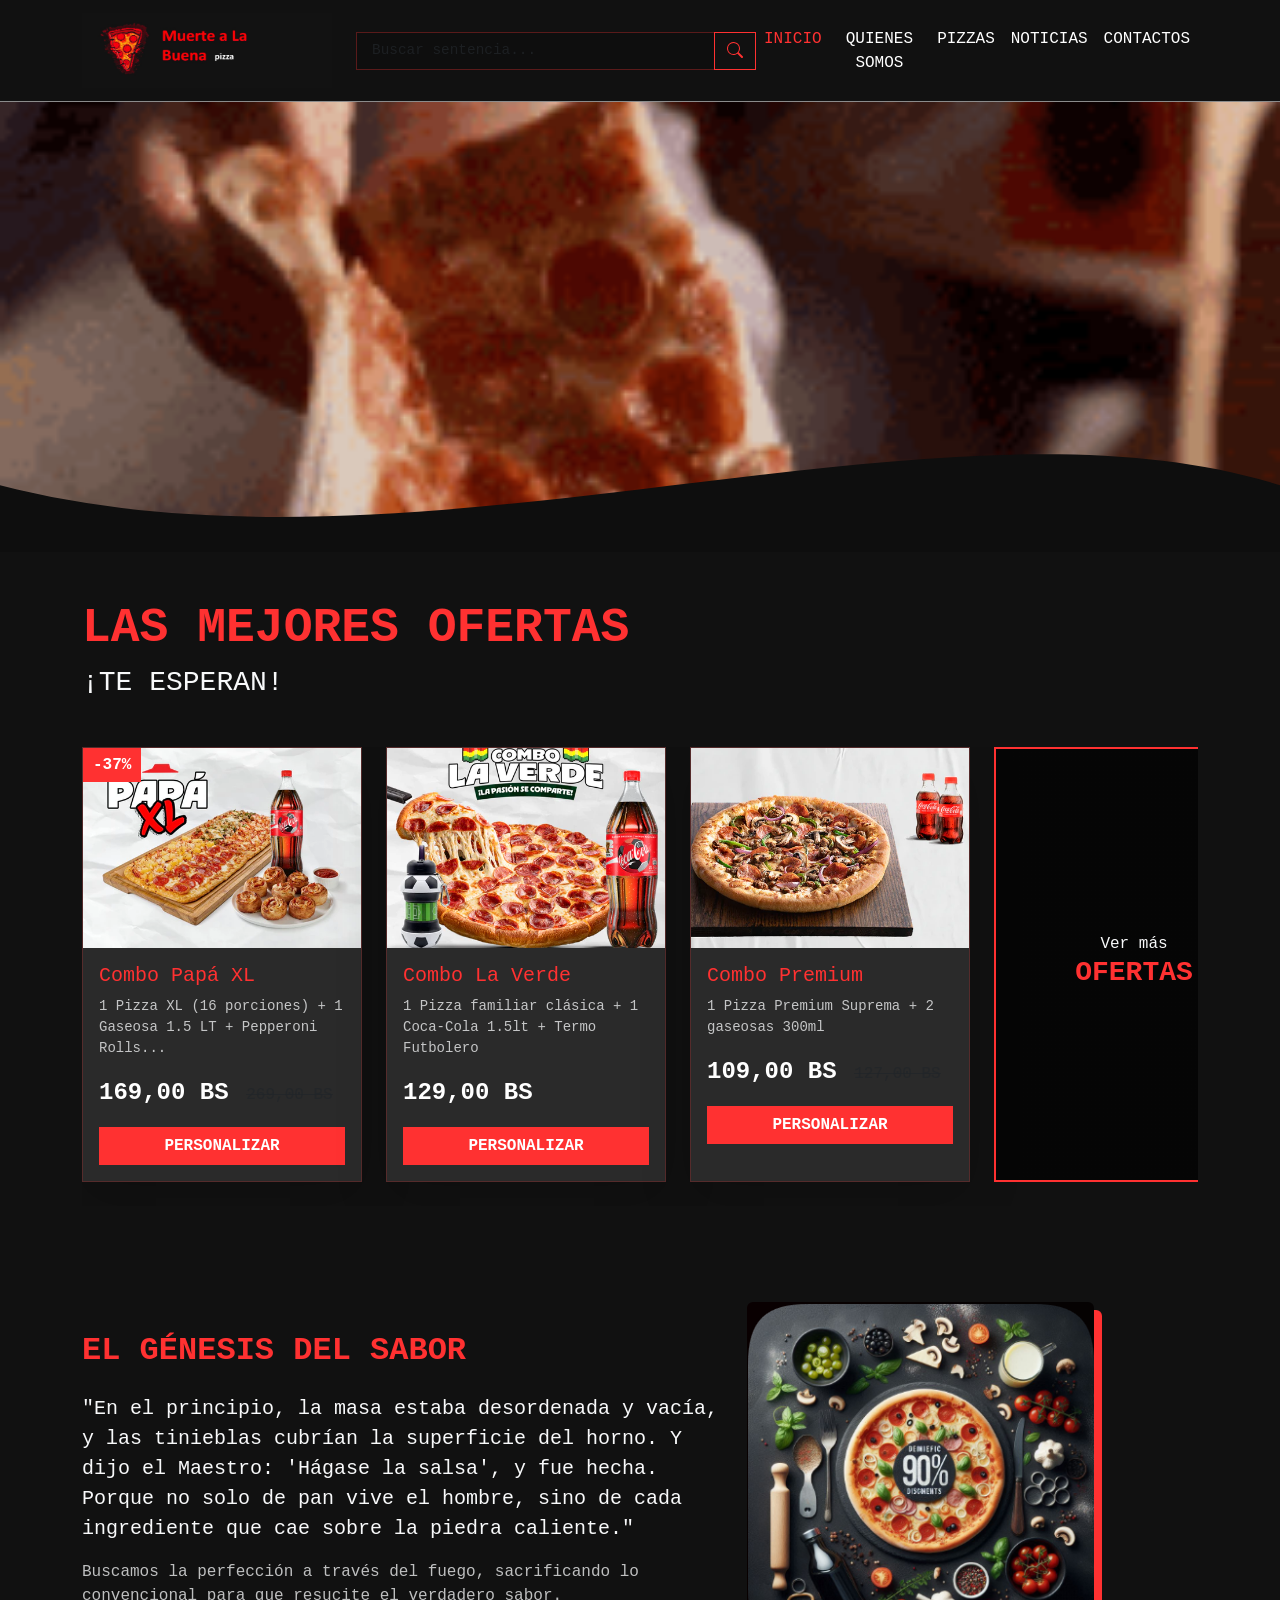
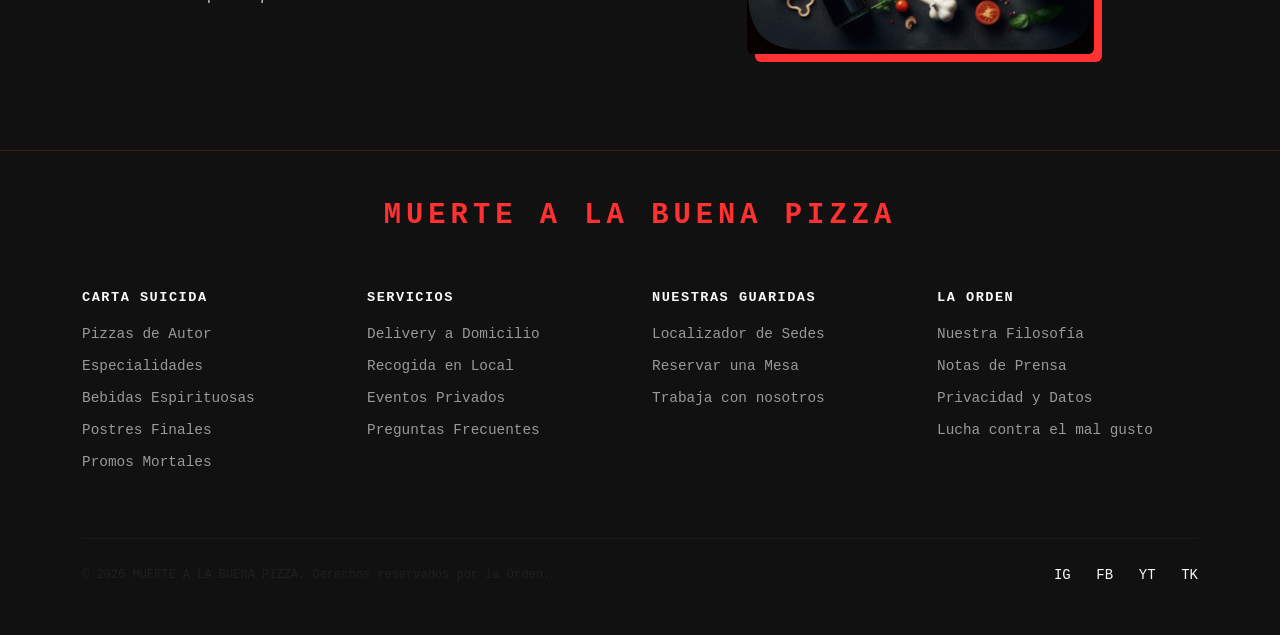
<file: index.html>
<!DOCTYPE html>
<html lang="es">
<head>
    <meta charset="UTF-8">
    <meta name="viewport" content="width=device-width, initial-scale=1.0">
    <title>Muerte a la buena pizza | Inicio</title>
    <link rel="stylesheet" href="css/bootstrap.min.css">
    <link rel="stylesheet" href="estilombp.css">
</head>
<body>

<nav class="navbar navbar-expand-lg navbar-dark bg-monotone sticky-top">
    <div class="container">
        <a class="navbar-brand d-flex align-items-center fw-bold text-red" href="#">
            <img src="imagenes/jajaaj.jpg" width="250" height="75" alt="Logo Pizza" class="logo-menu me-2">
            <span class="d-none d-sm-inline"></span>
        </a>

        <button class="navbar-toggler border-0" type="button" data-bs-toggle="collapse" data-bs-target="#navbarNav">
            <span class="navbar-toggler-icon"></span>
        </button>

        <div class="collapse navbar-collapse" id="navbarNav">
            <form class="d-flex mx-auto my-3 my-lg-0 search-container">
                <input class="form-control search-input" type="search" placeholder="Buscar sentencia..." aria-label="Search">
                <button class="btn btn-outline-red" type="submit">
                    <svg xmlns="http://www.w3.org/2000/svg" width="16" height="16" fill="currentColor" class="bi bi-search" viewBox="0 0 16 16">
                        <path d="M11.742 10.344a6.5 6.5 0 1 0-1.397 1.398h-.001c.03.04.062.078.098.115l3.85 3.85a1 1 0 0 0 1.415-1.414l-3.85-3.85a1.007 1.007 0 0 0-.115-.1zM12 6.5a5.5 5.5 0 1 1-11 0 5.5 5.5 0 0 1 11 0z"/>
                    </svg>
                </button>
            </form>

            <ul class="navbar-nav ms-auto text-center">
                <li class="nav-item"><a class="nav-link active" href="inicio.html">INICIO</a></li>
                <li class="nav-item"><a class="nav-link" href="quienessomos.html">QUIENES SOMOS</a></li>
                <li class="nav-item"><a class="nav-link" href="pizzas.html">PIZZAS</a></li>
                <li class="nav-item"><a class="nav-link" href="noticias.html">NOTICIAS</a></li>
                <li class="nav-item"><a class="nav-link" href="contactos.html">CONTACTOS</a></li>
            </ul>
        </div>
    </div>
</nav>

    <div class="gif-banner-container">
        <img src="imagenes/pizza-hut-the-big-new-yorker-pizza.gif" alt="Pizza GIF" class="gif-full-width">
        <div class="svg-wave-container">
            <svg viewBox="0 0 500 150" preserveAspectRatio="none" style="height: 100%; width: 100%;">
                <path d="M0.00,49.98 C165.06,213.47 367.10,-112.17 500.00,49.98 L500.00,150.00 L0.00,150.00 Z" style="stroke: none; fill: #0e0e0e;"></path>
            </svg>
        </div>
    </div>
    

    <section class="catalogo-mbp py-5">
    <div class="container">
        <div class="pi-titulo mb-5">
            <h2 class="text-red display-5 fw-bold">LAS MEJORES OFERTAS</h2>
            <h3 class="text-light">¡TE ESPERAN!</h3>
        </div>

        <div class="phpi-control-desktop d-flex gap-4 overflow-auto pb-4">
            
            <div class="producto-item shadow-lg">
                <div class="producto-item-descuento">-37%</div>
                <div class="producto-item-imagen">
                    <img src="imagenes/papaxl.webp" alt="Combo Papá XL">
                </div>
                <div class="producto-item-detalle p-3">
                    <h3 class="text-red h5">Combo Papá XL</h3>
                    <p class="small text-light opacity-75">1 Pizza XL (16 porciones) + 1 Gaseosa 1.5 LT + Pepperoni Rolls...</p>
                    <div class="producto-item-precios">
                        <span class="fs-4 fw-bold">169,00 BS</span>
                        <span class="text-decoration-line-through text-muted ms-2">269,00 BS</span>
                    </div>
                    <button class="btn btn-red-mbp w-100 mt-3">PERSONALIZAR</button>
                </div>
            </div>

            <div class="producto-item shadow-lg">
                <div class="producto-item-imagen">
                    <img src="imagenes/comboverde.webp" alt="Combo La Verde">
                </div>
                <div class="producto-item-detalle p-3">
                    <h3 class="text-red h5">Combo La Verde</h3>
                    <p class="small text-light opacity-75">1 Pizza familiar clásica + 1 Coca-Cola 1.5lt + Termo Futbolero</p>
                    <div class="producto-item-precios">
                        <span class="fs-4 fw-bold">129,00 BS</span>
                    </div>
                    <button class="btn btn-red-mbp w-100 mt-3">PERSONALIZAR</button>
                </div>
            </div>

            <div class="producto-item shadow-lg">
                <div class="producto-item-imagen">
                    <img src="imagenes/combo-premium-final_1.webp" alt="Combo Premium">
                </div>
                <div class="producto-item-detalle p-3">
                    <h3 class="text-red h5">Combo Premium</h3>
                    <p class="small text-light opacity-75">1 Pizza Premium Suprema + 2 gaseosas 300ml</p>
                    <div class="producto-item-precios">
                        <span class="fs-4 fw-bold">109,00 BS</span>
                        <span class="text-decoration-line-through text-muted ms-2">127,00 BS</span>
                    </div>
                    <button class="btn btn-red-mbp w-100 mt-3">PERSONALIZAR</button>
                </div>
            </div>

            <a href="#" class="phpi-extra-productos d-flex align-items-center justify-content-center text-decoration-none">
                <div class="text-center">
                    <p class="text-light m-0">Ver más</p>
                    <h3 class="text-red fw-bold">OFERTAS</h3>
                </div>
            </a>

        </div>
    </div>
</section>

    <section class="filosofia-section py-5 bg-monotone">
        <div class="container">
            <div class="row align-items-center">
                <div class="col-md-7">
                    <h2 class="text-red mb-4 text-uppercase fw-bold">El Génesis del Sabor</h2>
                    <p class="text-light fs-5">
                        "En el principio, la masa estaba desordenada y vacía, y las tinieblas cubrían la superficie del horno. Y dijo el Maestro: 'Hágase la salsa', y fue hecha. Porque no solo de pan vive el hombre, sino de cada ingrediente que cae sobre la piedra caliente."
                    </p>
                    <p class="text-light opacity-75">
                        Buscamos la perfección a través del fuego, sacrificando lo convencional para que resucite el verdadero sabor.
                    </p>
                </div>
                <div class="col-md-5 mt-4 mt-md-0">
                    <img src="imagenes/promocion.png" alt="Imagen Filosófica" class="img-fluid rounded shadow-custom">
                </div>
            </div>
        </div>
    </section>

<footer class="footer-mbp py-5 mt-5">
    <div class="container">
        <div class="row mb-5">
            <div class="col-12 text-center">
                <h2 class="footer-logo text-red">MUERTE A LA BUENA PIZZA</h2>
            </div>
        </div>

        <div class="row text-start">
            <div class="col-md-3 col-6 mb-4">
                <h6 class="text-uppercase fw-bold text-light mb-3">Carta Suicida</h6>
                <ul class="list-unstyled footer-links">
                    <li><a href="#">Pizzas de Autor</a></li>
                    <li><a href="#">Especialidades</a></li>
                    <li><a href="#">Bebidas Espirituosas</a></li>
                    <li><a href="#">Postres Finales</a></li>
                    <li><a href="#">Promos Mortales</a></li>
                </ul>
            </div>
            <div class="col-md-3 col-6 mb-4">
                <h6 class="text-uppercase fw-bold text-light mb-3">Servicios</h6>
                <ul class="list-unstyled footer-links">
                    <li><a href="#">Delivery a Domicilio</a></li>
                    <li><a href="#">Recogida en Local</a></li>
                    <li><a href="#">Eventos Privados</a></li>
                    <li><a href="#">Preguntas Frecuentes</a></li>
                </ul>
            </div>
            <div class="col-md-3 col-6 mb-4">
                <h6 class="text-uppercase fw-bold text-light mb-3">Nuestras Guaridas</h6>
                <ul class="list-unstyled footer-links">
                    <li><a href="#">Localizador de Sedes</a></li>
                    <li><a href="#">Reservar una Mesa</a></li>
                    <li><a href="#">Trabaja con nosotros</a></li>
                </ul>
            </div>
            <div class="col-md-3 col-6 mb-4">
                <h6 class="text-uppercase fw-bold text-light mb-3">La Orden</h6>
                <ul class="list-unstyled footer-links">
                    <li><a href="#">Nuestra Filosofía</a></li>
                    <li><a href="#">Notas de Prensa</a></li>
                    <li><a href="#">Privacidad y Datos</a></li>
                    <li><a href="#">Lucha contra el mal gusto</a></li>
                </ul>
            </div>
        </div>

        <hr class="border-secondary my-4">

        <div class="row align-items-center">
            <div class="col-md-6 text-center text-md-start">
                <p class="small text-muted m-0">&copy; 2026 MUERTE A LA BUENA PIZZA. Derechos reservados por la Orden.</p>
            </div>
            <div class="col-md-6 text-center text-md-end mt-3 mt-md-0">
                <a href="#" class="text-light me-3 text-decoration-none small">IG</a>
                <a href="#" class="text-light me-3 text-decoration-none small">FB</a>
                <a href="#" class="text-light me-3 text-decoration-none small">YT</a>
                <a href="#" class="text-light text-decoration-none small">TK</a>
            </div>
        </div>
    </div>
</footer>

    <script src="js/bootstrap.bundle.min.js"></script>
</body>
</html>
</file>
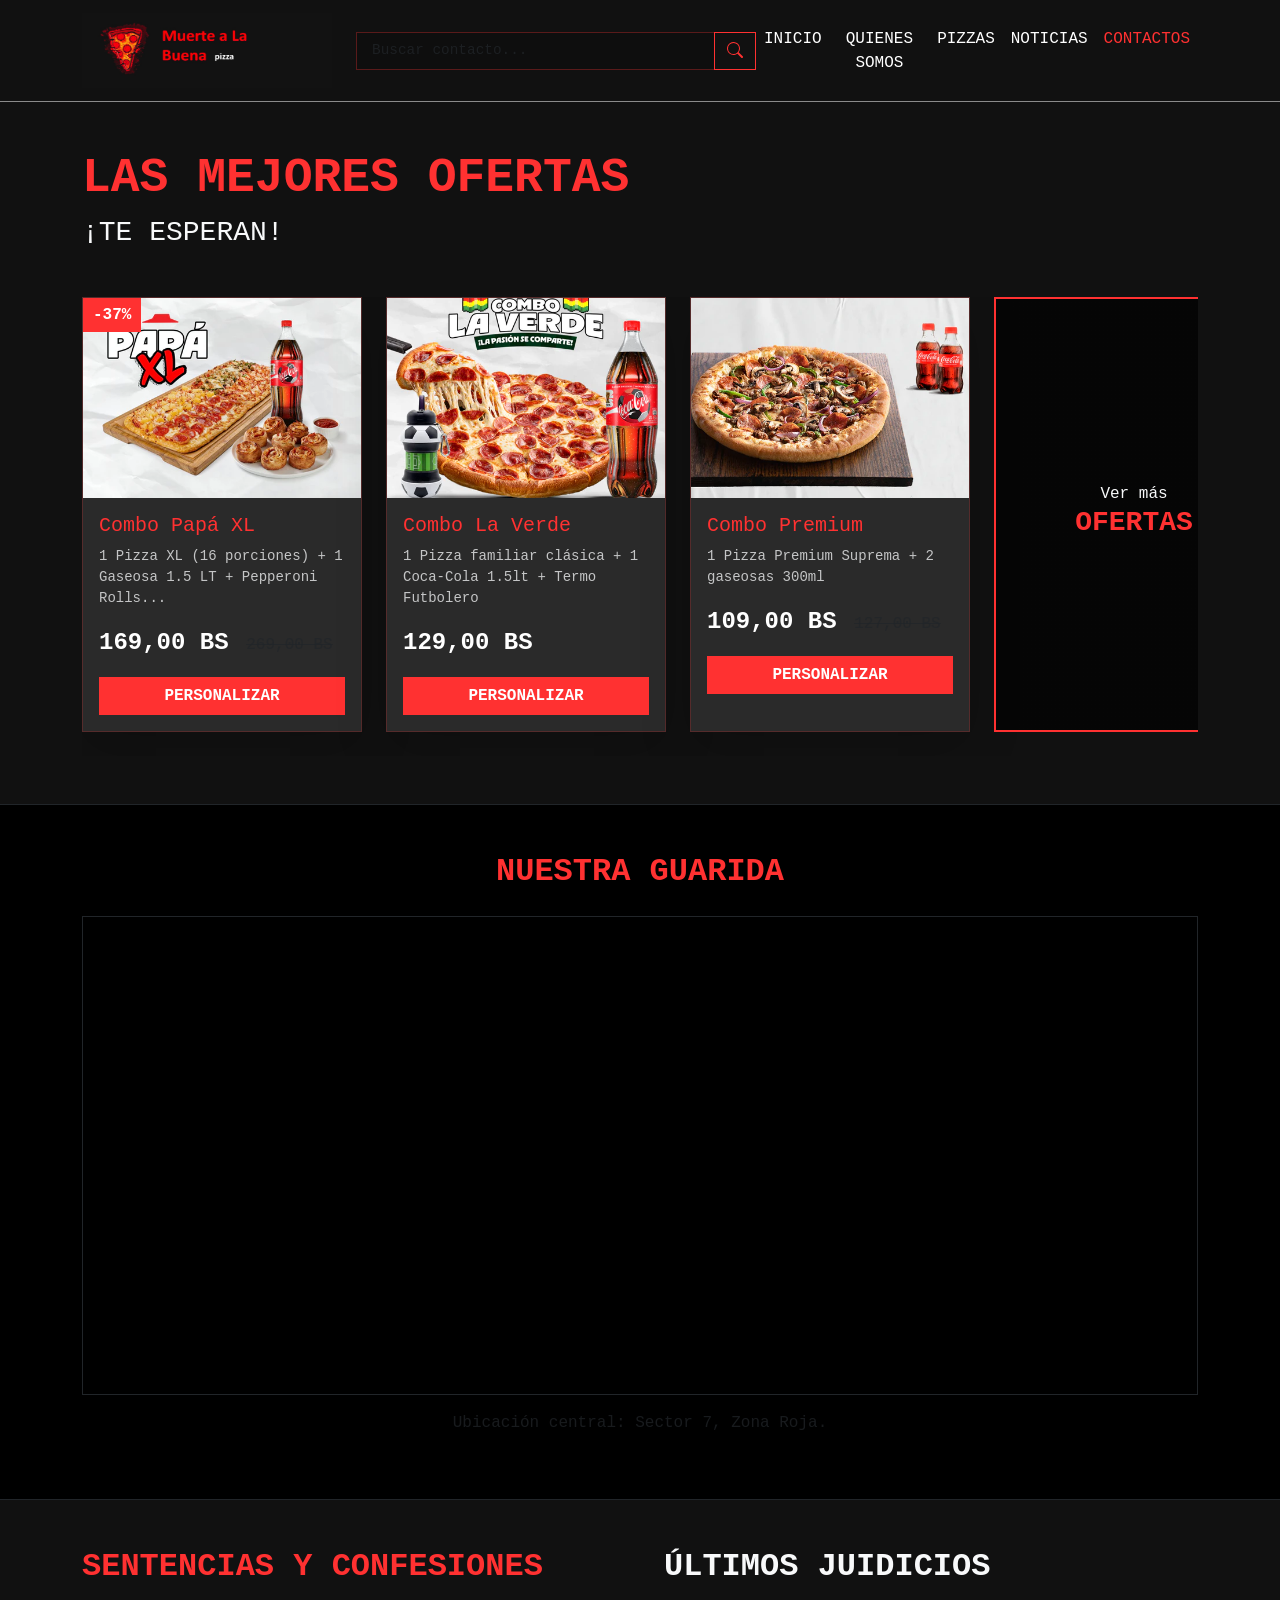
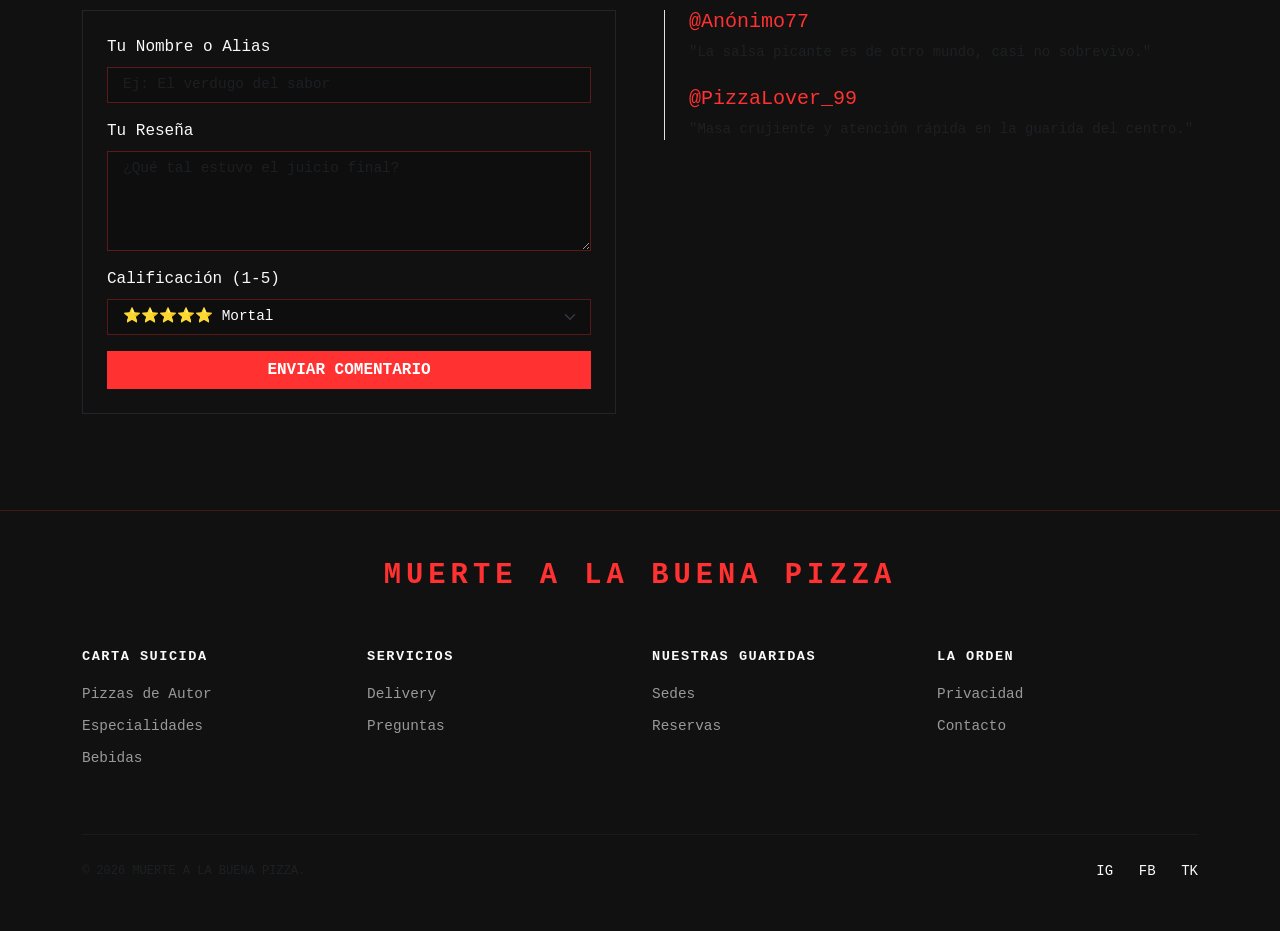
<file: contactos.html>
<!DOCTYPE html>
<html lang="es">
<head>
    <meta charset="UTF-8">
    <meta name="viewport" content="width=device-width, initial-scale=1.0">
    <title>Muerte a la buena pizza | Contactos</title>
    <link rel="stylesheet" href="css/bootstrap.min.css">
    <link rel="stylesheet" href="estilombp.css">
</head>
<body>

<nav class="navbar navbar-expand-lg navbar-dark bg-monotone sticky-top">
    <div class="container">
        <a class="navbar-brand d-flex align-items-center fw-bold text-red" href="inicio.html">
            <img src="imagenes/jajaaj.jpg" width="250" height="75" alt="Logo Pizza" class="logo-menu me-2">
        </a>

        <button class="navbar-toggler border-0" type="button" data-bs-toggle="collapse" data-bs-target="#navbarNav">
            <span class="navbar-toggler-icon"></span>
        </button>

        <div class="collapse navbar-collapse" id="navbarNav">
            <form class="d-flex mx-auto my-3 my-lg-0 search-container">
                <input class="form-control search-input" type="search" placeholder="Buscar contacto..." aria-label="Search">
                <button class="btn btn-outline-red" type="submit">
                    <svg xmlns="http://www.w3.org/2000/svg" width="16" height="16" fill="currentColor" class="bi bi-search" viewBox="0 0 16 16">
                        <path d="M11.742 10.344a6.5 6.5 0 1 0-1.397 1.398h-.001c.03.04.062.078.098.115l3.85 3.85a1 1 0 0 0 1.415-1.414l-3.85-3.85a1.007 1.007 0 0 0-.115-.1zM12 6.5a5.5 5.5 0 1 1-11 0 5.5 5.5 0 0 1 11 0z"/>
                    </svg>
                </button>
            </form>

            <ul class="navbar-nav ms-auto text-center">
                <li class="nav-item"><a class="nav-link" href="inicio.html">INICIO</a></li>
                <li class="nav-item"><a class="nav-link" href="quienessomos.html">QUIENES SOMOS</a></li>
                <li class="nav-item"><a class="nav-link" href="pizzas.html">PIZZAS</a></li>
                <li class="nav-item"><a class="nav-link" href="noticias.html">NOTICIAS</a></li>
                <li class="nav-item"><a class="nav-link active" href="contactos.html">CONTACTOS</a></li>
            </ul>
        </div>
    </div>
</nav>

<section class="catalogo-mbp py-5">
    <div class="container">
        <div class="pi-titulo mb-5">
            <h2 class="text-red display-5 fw-bold text-uppercase">Las mejores ofertas</h2>
            <h3 class="text-light">¡TE ESPERAN!</h3>
        </div>

        <div class="phpi-control-desktop d-flex gap-4 overflow-auto pb-4">
            
            <div class="producto-item shadow-lg">
                <div class="producto-item-descuento">-37%</div>
                <div class="producto-item-imagen">
                    <img src="imagenes/papaxl.webp" alt="Combo Papá XL">
                </div>
                <div class="producto-item-detalle p-3">
                    <h3 class="text-red h5">Combo Papá XL</h3>
                    <p class="small text-light opacity-75">1 Pizza XL (16 porciones) + 1 Gaseosa 1.5 LT + Pepperoni Rolls...</p>
                    <div class="producto-item-precios">
                        <span class="fs-4 fw-bold">169,00 BS</span>
                        <span class="text-decoration-line-through text-muted ms-2">269,00 BS</span>
                    </div>
                    <button class="btn btn-red-mbp w-100 mt-3">PERSONALIZAR</button>
                </div>
            </div>

            <div class="producto-item shadow-lg">
                <div class="producto-item-imagen">
                    <img src="imagenes/comboverde.webp" alt="Combo La Verde">
                </div>
                <div class="producto-item-detalle p-3">
                    <h3 class="text-red h5">Combo La Verde</h3>
                    <p class="small text-light opacity-75">1 Pizza familiar clásica + 1 Coca-Cola 1.5lt + Termo Futbolero</p>
                    <div class="producto-item-precios">
                        <span class="fs-4 fw-bold">129,00 BS</span>
                    </div>
                    <button class="btn btn-red-mbp w-100 mt-3">PERSONALIZAR</button>
                </div>
            </div>

            <div class="producto-item shadow-lg">
                <div class="producto-item-imagen">
                    <img src="imagenes/combo-premium-final_1.webp" alt="Combo Premium">
                </div>
                <div class="producto-item-detalle p-3">
                    <h3 class="text-red h5">Combo Premium</h3>
                    <p class="small text-light opacity-75">1 Pizza Premium Suprema + 2 gaseosas 300ml</p>
                    <div class="producto-item-precios">
                        <span class="fs-4 fw-bold">109,00 BS</span>
                        <span class="text-decoration-line-through text-muted ms-2">127,00 BS</span>
                    </div>
                    <button class="btn btn-red-mbp w-100 mt-3">PERSONALIZAR</button>
                </div>
            </div>

            <a href="#" class="phpi-extra-productos d-flex align-items-center justify-content-center text-decoration-none">
                <div class="text-center">
                    <p class="text-light m-0">Ver más</p>
                    <h3 class="text-red fw-bold">OFERTAS</h3>
                </div>
            </a>
        </div>
    </div>
</section>

<section class="py-5 bg-black border-top border-bottom border-dark">
    <div class="container text-center">
        <h2 class="text-red fw-bold mb-4">NUESTRA GUARIDA</h2>
        <div class="ratio ratio-21x9 shadow-lg border border-dark">
            <iframe src="https://www.google.com/maps/embed?pb=!1m18!1m12!1m3!1d451.87517034483375!2d-68.17709224118268!3d-16.480952667119045!2m3!1f0!2f0!3f0!3m2!1i1024!2i768!4f13.1!3m3!1m2!1s0x915edfd749c9173b%3A0xfc977a201927da01!2sC.%20Bolivar%2C%20El%20Alto!5e1!3m2!1ses-419!2sbo!4v1774270517287!5m2!1ses-419!2sbo" style="border:0;" allowfullscreen="" loading="lazy" referrerpolicy="no-referrer-when-downgrade"></iframe>
        </div>
        <p class="mt-3 text-muted">Ubicación central: Sector 7, Zona Roja.</p>
    </div>
</section>

<section class="py-5">
    <div class="container">
        <div class="row g-5">
            <div class="col-md-6">
                <h2 class="text-red fw-bold mb-4">SENTENCIAS Y CONFESIONES</h2>
                <form class="bg-monotone p-4 border border-dark">
                    <div class="mb-3">
                        <label class="form-label text-light">Tu Nombre o Alias</label>
                        <input type="text" class="form-control search-input" placeholder="Ej: El verdugo del sabor">
                    </div>
                    <div class="mb-3">
                        <label class="form-label text-light">Tu Reseña</label>
                        <textarea class="form-control search-input" rows="4" placeholder="¿Qué tal estuvo el juicio final?"></textarea>
                    </div>
                    <div class="mb-3">
                        <label class="form-label text-light">Calificación (1-5)</label>
                        <select class="form-select search-input">
                            <option value="5">⭐⭐⭐⭐⭐ Mortal</option>
                            <option value="4">⭐⭐⭐⭐ Brutal</option>
                            <option value="3">⭐⭐⭐ Criminal</option>
                            <option value="2">⭐⭐ Regular</option>
                            <option value="1">⭐ Mediocre</option>
                        </select>
                    </div>
                    <button type="submit" class="btn btn-red-mbp w-100">ENVIAR COMENTARIO</button>
                </form>
            </div>

            <div class="col-md-6">
                <h2 class="text-light fw-bold mb-4">ÚLTIMOS JUIDICIOS</h2>
                <div class="border-start border-red ps-4">
                    <div class="mb-4">
                        <h5 class="text-red">@Anónimo77</h5>
                        <p class="small text-muted italic">"La salsa picante es de otro mundo, casi no sobrevivo."</p>
                    </div>
                    <div class="mb-4">
                        <h5 class="text-red">@PizzaLover_99</h5>
                        <p class="small text-muted italic">"Masa crujiente y atención rápida en la guarida del centro."</p>
                    </div>
                </div>
            </div>
        </div>
    </div>
</section>

<footer class="footer-mbp py-5 mt-5">
    <div class="container text-center text-md-start">
        <div class="row mb-5">
            <div class="col-12 text-center">
                <h2 class="footer-logo text-red">MUERTE A LA BUENA PIZZA</h2>
            </div>
        </div>
        <div class="row">
            <div class="col-md-3 col-6 mb-4">
                <h6 class="text-uppercase fw-bold text-light mb-3">Carta Suicida</h6>
                <ul class="list-unstyled footer-links">
                    <li><a href="#">Pizzas de Autor</a></li>
                    <li><a href="#">Especialidades</a></li>
                    <li><a href="#">Bebidas</a></li>
                </ul>
            </div>
            <div class="col-md-3 col-6 mb-4">
                <h6 class="text-uppercase fw-bold text-light mb-3">Servicios</h6>
                <ul class="list-unstyled footer-links">
                    <li><a href="#">Delivery</a></li>
                    <li><a href="#">Preguntas</a></li>
                </ul>
            </div>
            <div class="col-md-3 col-6 mb-4">
                <h6 class="text-uppercase fw-bold text-light mb-3">Nuestras Guaridas</h6>
                <ul class="list-unstyled footer-links">
                    <li><a href="#">Sedes</a></li>
                    <li><a href="#">Reservas</a></li>
                </ul>
            </div>
            <div class="col-md-3 col-6 mb-4">
                <h6 class="text-uppercase fw-bold text-light mb-3">La Orden</h6>
                <ul class="list-unstyled footer-links">
                    <li><a href="#">Privacidad</a></li>
                    <li><a href="#">Contacto</a></li>
                </ul>
            </div>
        </div>
        <hr class="border-secondary my-4">
        <div class="row align-items-center">
            <div class="col-md-6 text-center text-md-start">
                <p class="small text-muted m-0">&copy; 2026 MUERTE A LA BUENA PIZZA.</p>
            </div>
            <div class="col-md-6 text-center text-md-end mt-3 mt-md-0">
                <a href="#" class="text-light me-3 small text-decoration-none">IG</a>
                <a href="#" class="text-light me-3 small text-decoration-none">FB</a>
                <a href="#" class="text-light small text-decoration-none">TK</a>
            </div>
        </div>
    </div>
</footer>

<script src="js/bootstrap.bundle.min.js"></script>
</body>
</html>
</file>
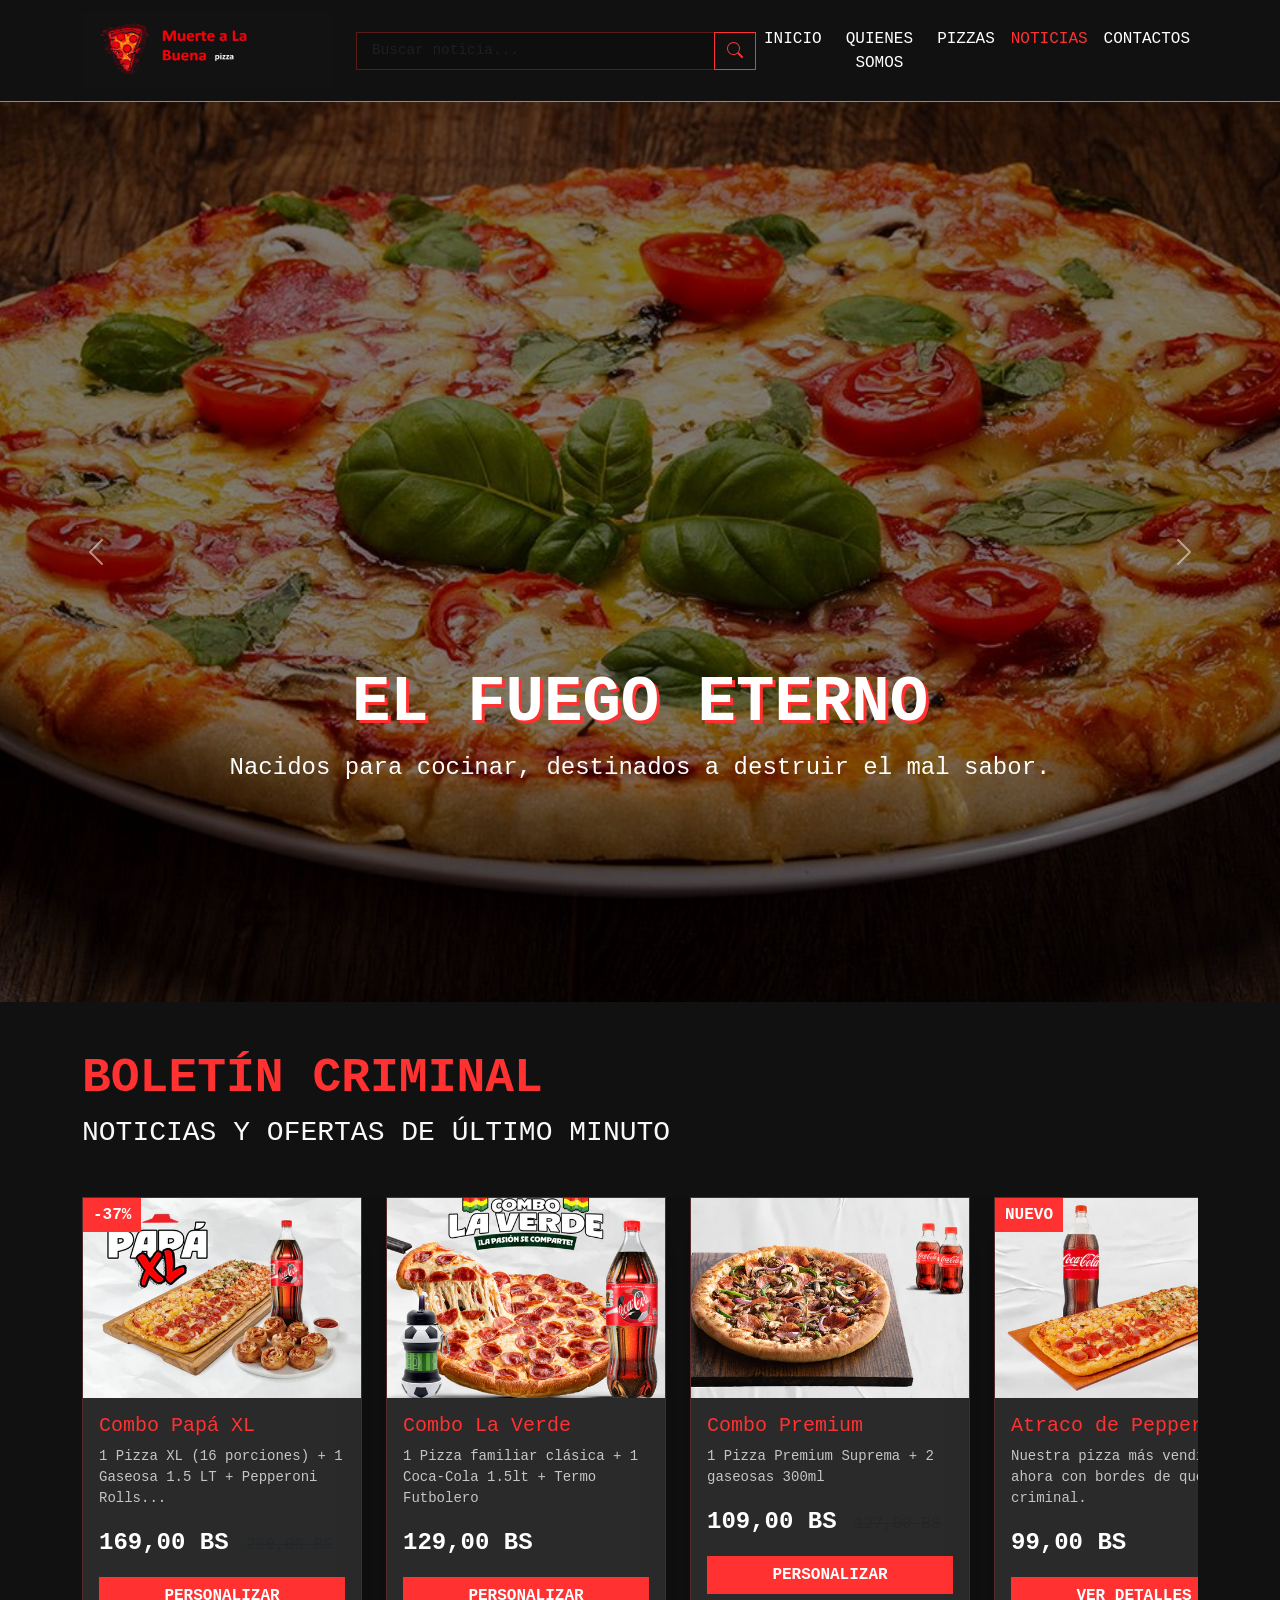
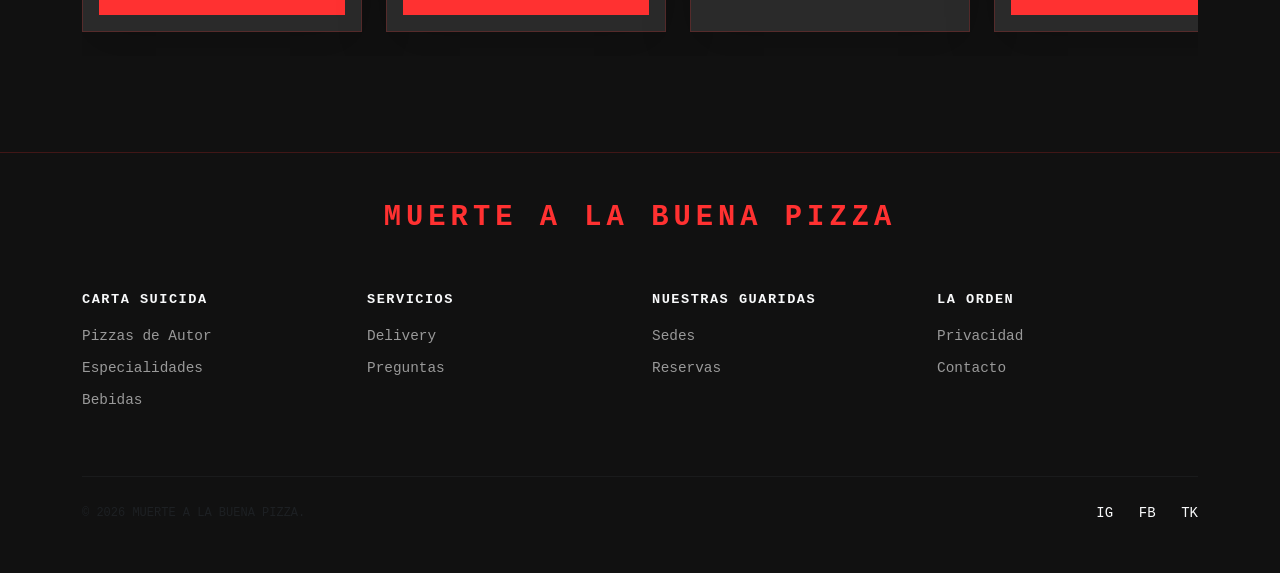
<file: noticias.html>
<!DOCTYPE html>
<html lang="es">
<head>
    <meta charset="UTF-8">
    <meta name="viewport" content="width=device-width, initial-scale=1.0">
    <title>Muerte a la buena pizza | Noticias</title>
    <link rel="stylesheet" href="css/bootstrap.min.css">
    <link rel="stylesheet" href="estilombp.css">
</head>
<body>

<nav class="navbar navbar-expand-lg navbar-dark bg-monotone sticky-top">
    <div class="container">
        <a class="navbar-brand d-flex align-items-center fw-bold text-red" href="inicio.html">
            <img src="imagenes/jajaaj.jpg" width="250" height="75" alt="Logo Pizza" class="logo-menu me-2">
        </a>

        <button class="navbar-toggler border-0" type="button" data-bs-toggle="collapse" data-bs-target="#navbarNav">
            <span class="navbar-toggler-icon"></span>
        </button>

        <div class="collapse navbar-collapse" id="navbarNav">
            <form class="d-flex mx-auto my-3 my-lg-0 search-container">
                <input class="form-control search-input" type="search" placeholder="Buscar noticia..." aria-label="Search">
                <button class="btn btn-outline-red" type="submit">
                    <svg xmlns="http://www.w3.org/2000/svg" width="16" height="16" fill="currentColor" class="bi bi-search" viewBox="0 0 16 16">
                        <path d="M11.742 10.344a6.5 6.5 0 1 0-1.397 1.398h-.001c.03.04.062.078.098.115l3.85 3.85a1 1 0 0 0 1.415-1.414l-3.85-3.85a1.007 1.007 0 0 0-.115-.1zM12 6.5a5.5 5.5 0 1 1-11 0 5.5 5.5 0 0 1 11 0z"/>
                    </svg>
                </button>
            </form>

            <ul class="navbar-nav ms-auto text-center">
                <li class="nav-item"><a class="nav-link" href="inicio.html">INICIO</a></li>
                <li class="nav-item"><a class="nav-link" href="quienessomos.html">QUIENES SOMOS</a></li>
                <li class="nav-item"><a class="nav-link" href="pizzas.html">PIZZAS</a></li>
                <li class="nav-item"><a class="nav-link active" href="noticias.html">NOTICIAS</a></li>
                <li class="nav-item"><a class="nav-link" href="contactos.html">CONTACTOS</a></li>
            </ul>
        </div>
    </div>
</nav>

<div id="carouselInicio" class="carousel slide carousel-fade" data-bs-ride="carousel">
    <div class="carousel-inner">
        <div class="carousel-item active">
            <div class="carousel-overlay"></div>
            <img src="imagenes/margarita.jpg" alt="Pizza 1">
            <div class="carousel-caption">
                <h2 class="fw-bold">EL FUEGO ETERNO</h2>
                <p class="fs-4">Nacidos para cocinar, destinados a destruir el mal sabor.</p>
            </div>
        </div>
        <div class="carousel-item">
            <div class="carousel-overlay"></div>
            <img src="imagenes/queso.webp" alt="Pizza 2">
            <div class="carousel-caption">
                <h2 class="fw-bold">LA LEY DEL QUESO</h2>
                <p class="fs-4">Ingredientes criminalmente frescos.</p>
            </div>
        </div>
    </div>
    <button class="carousel-control-prev" type="button" data-bs-target="#carouselInicio" data-bs-slide="prev">
        <span class="carousel-control-prev-icon"></span>
    </button>
    <button class="carousel-control-next" type="button" data-bs-target="#carouselInicio" data-bs-slide="next">
        <span class="carousel-control-next-icon"></span>
    </button>
</div>

<section class="catalogo-mbp py-5">
    <div class="container">
        <div class="pi-titulo mb-5">
            <h2 class="text-red display-5 fw-bold">BOLETÍN CRIMINAL</h2>
            <h3 class="text-light text-uppercase">Noticias y ofertas de último minuto</h3>
        </div>

        <div class="phpi-control-desktop d-flex gap-4 overflow-auto pb-4">
            
            <div class="producto-item shadow-lg">
                <div class="producto-item-descuento">-37%</div>
                <div class="producto-item-imagen">
                    <img src="imagenes/papaxl.webp" alt="Combo Papá XL">
                </div>
                <div class="producto-item-detalle p-3">
                    <h3 class="text-red h5">Combo Papá XL</h3>
                    <p class="small text-light opacity-75">1 Pizza XL (16 porciones) + 1 Gaseosa 1.5 LT + Pepperoni Rolls...</p>
                    <div class="producto-item-precios">
                        <span class="fs-4 fw-bold">169,00 BS</span>
                        <span class="text-decoration-line-through text-muted ms-2">269,00 BS</span>
                    </div>
                    <button class="btn btn-red-mbp w-100 mt-3">PERSONALIZAR</button>
                </div>
            </div>

            <div class="producto-item shadow-lg">
                <div class="producto-item-imagen">
                    <img src="imagenes/comboverde.webp" alt="Combo La Verde">
                </div>
                <div class="producto-item-detalle p-3">
                    <h3 class="text-red h5">Combo La Verde</h3>
                    <p class="small text-light opacity-75">1 Pizza familiar clásica + 1 Coca-Cola 1.5lt + Termo Futbolero</p>
                    <div class="producto-item-precios">
                        <span class="fs-4 fw-bold">129,00 BS</span>
                    </div>
                    <button class="btn btn-red-mbp w-100 mt-3">PERSONALIZAR</button>
                </div>
            </div>

            <div class="producto-item shadow-lg">
                <div class="producto-item-imagen">
                    <img src="imagenes/combo-premium-final_1.webp" alt="Combo Premium">
                </div>
                <div class="producto-item-detalle p-3">
                    <h3 class="text-red h5">Combo Premium</h3>
                    <p class="small text-light opacity-75">1 Pizza Premium Suprema + 2 gaseosas 300ml</p>
                    <div class="producto-item-precios">
                        <span class="fs-4 fw-bold">109,00 BS</span>
                        <span class="text-decoration-line-through text-muted ms-2">127,00 BS</span>
                    </div>
                    <button class="btn btn-red-mbp w-100 mt-3">PERSONALIZAR</button>
                </div>
            </div>

            <div class="producto-item shadow-lg">
                <div class="producto-item-descuento">NUEVO</div>
                <div class="producto-item-imagen">
                    <img src="imagenes/combo-xl.webp"Atraco de Pepperoni">
                </div>
                <div class="producto-item-detalle p-3">
                    <h3 class="text-red h5">Atraco de Pepperoni</h3>
                    <p class="small text-light opacity-75">Nuestra pizza más vendida ahora con bordes de queso criminal.</p>
                    <div class="producto-item-precios">
                        <span class="fs-4 fw-bold">99,00 BS</span>
                    </div>
                    <button class="btn btn-red-mbp w-100 mt-3">VER DETALLES</button>
                </div>
            </div>

            <div class="producto-item shadow-lg">
                <div class="producto-item-imagen">
                    <img src="imagenes/combo-picante_hut.webp" alt="Noche de Sentencia">
                </div>
                <div class="producto-item-detalle p-3">
                    <h3 class="text-red h5">Noche de Sentencia</h3>
                    <p class="small text-light opacity-75">Todos los jueves: 2x1 en pizzas clásicas retirando en guarida.</p>
                    <div class="producto-item-precios">
                        <span class="fs-4 fw-bold text-red">PROMO ACTIVA</span>
                    </div>
                    <button class="btn btn-red-mbp w-100 mt-3">UBICAR SEDE</button>
                </div>
            </div>

            <a href="#" class="phpi-extra-productos d-flex align-items-center justify-content-center text-decoration-none">
                <div class="text-center">
                    <p class="text-light m-0">Ver más</p>
                    <h3 class="text-red fw-bold">NOTICIAS</h3>
                </div>
            </a>

        </div>
    </div>
</section>

<footer class="footer-mbp py-5 mt-5">
    <div class="container text-center text-md-start">
        <div class="row mb-5">
            <div class="col-12 text-center">
                <h2 class="footer-logo text-red">MUERTE A LA BUENA PIZZA</h2>
            </div>
        </div>
        <div class="row">
            <div class="col-md-3 col-6 mb-4">
                <h6 class="text-uppercase fw-bold text-light mb-3">Carta Suicida</h6>
                <ul class="list-unstyled footer-links">
                    <li><a href="#">Pizzas de Autor</a></li>
                    <li><a href="#">Especialidades</a></li>
                    <li><a href="#">Bebidas</a></li>
                </ul>
            </div>
            <div class="col-md-3 col-6 mb-4">
                <h6 class="text-uppercase fw-bold text-light mb-3">Servicios</h6>
                <ul class="list-unstyled footer-links">
                    <li><a href="#">Delivery</a></li>
                    <li><a href="#">Preguntas</a></li>
                </ul>
            </div>
            <div class="col-md-3 col-6 mb-4">
                <h6 class="text-uppercase fw-bold text-light mb-3">Nuestras Guaridas</h6>
                <ul class="list-unstyled footer-links">
                    <li><a href="#">Sedes</a></li>
                    <li><a href="#">Reservas</a></li>
                </ul>
            </div>
            <div class="col-md-3 col-6 mb-4">
                <h6 class="text-uppercase fw-bold text-light mb-3">La Orden</h6>
                <ul class="list-unstyled footer-links">
                    <li><a href="#">Privacidad</a></li>
                    <li><a href="#">Contacto</a></li>
                </ul>
            </div>
        </div>
        <hr class="border-secondary my-4">
        <div class="row align-items-center">
            <div class="col-md-6 text-center text-md-start">
                <p class="small text-muted m-0">&copy; 2026 MUERTE A LA BUENA PIZZA.</p>
            </div>
            <div class="col-md-6 text-center text-md-end mt-3 mt-md-0">
                <a href="#" class="text-light me-3 small text-decoration-none">IG</a>
                <a href="#" class="text-light me-3 small text-decoration-none">FB</a>
                <a href="#" class="text-light small text-decoration-none">TK</a>
            </div>
        </div>
    </div>
</footer>

<script src="js/bootstrap.bundle.min.js"></script>
</body>
</html>
</file>
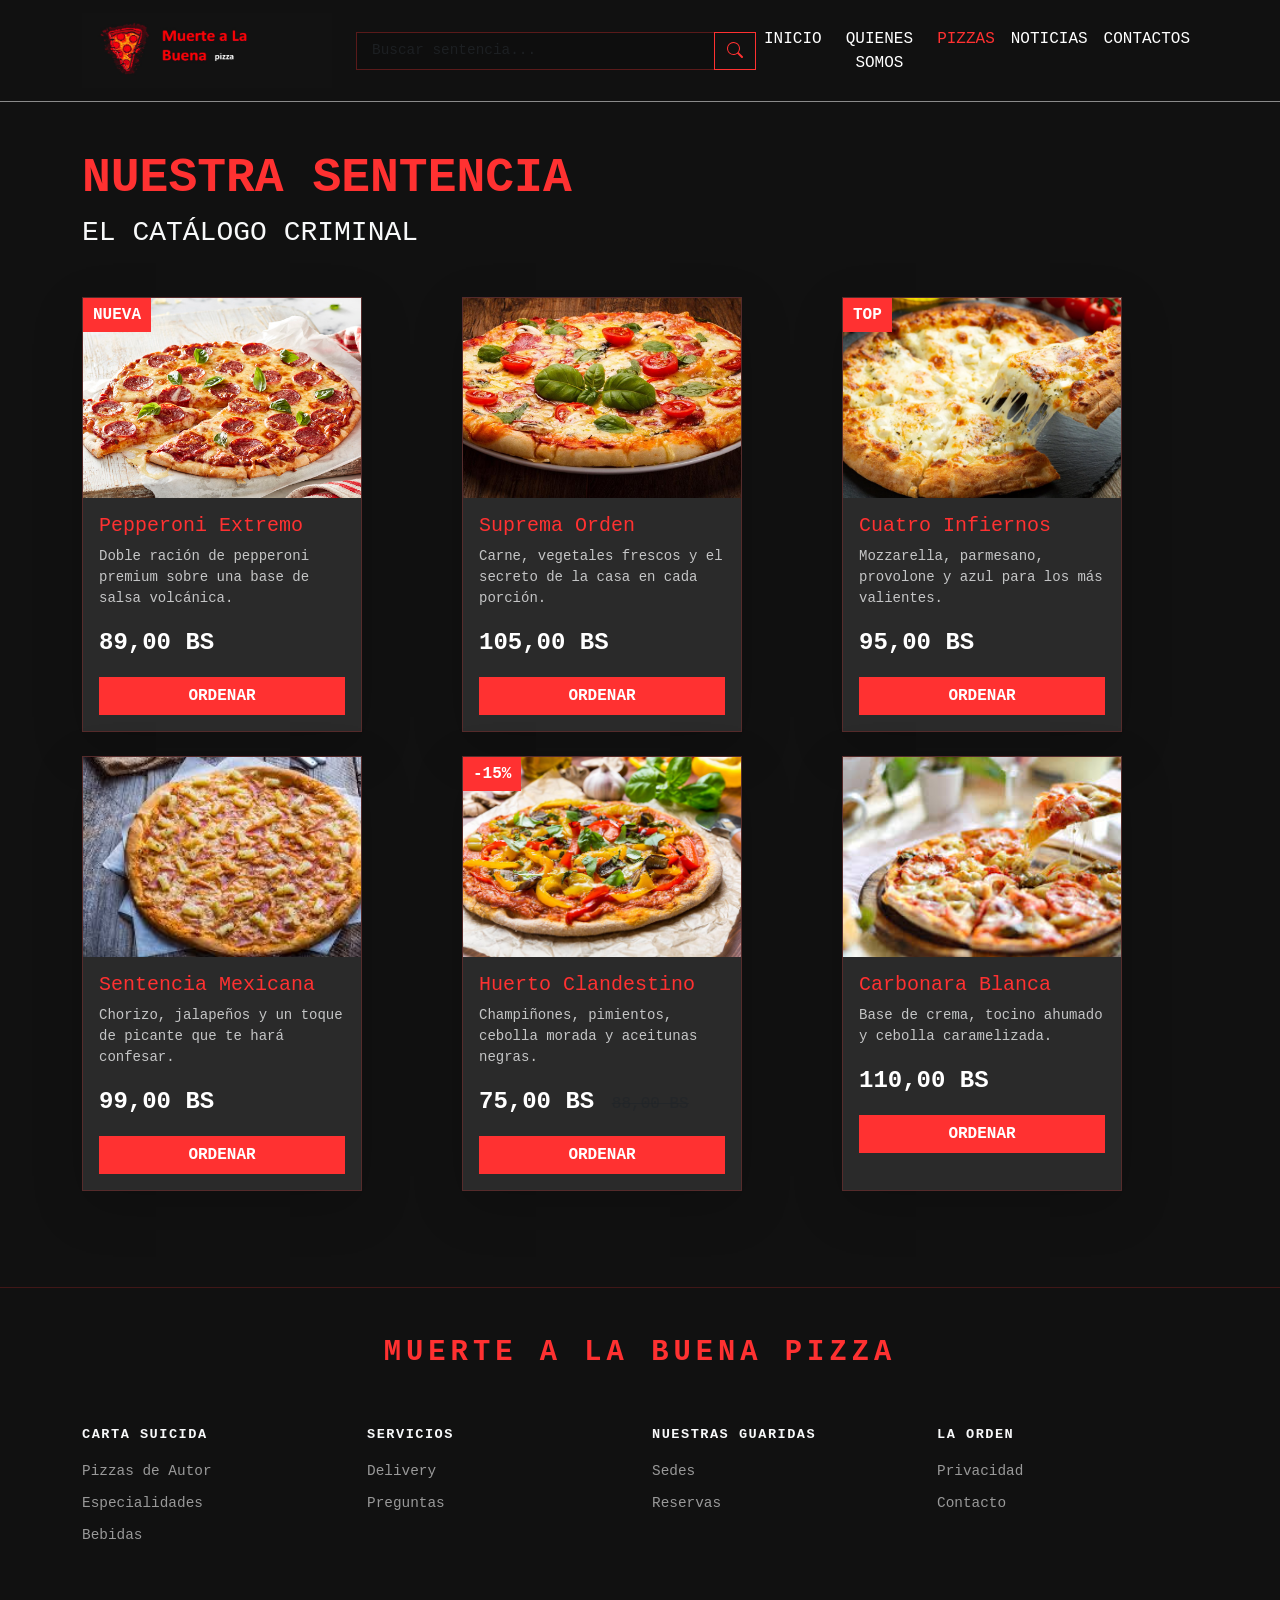
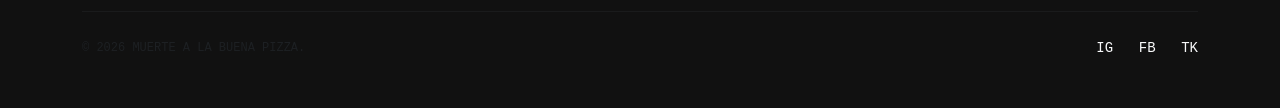
<file: pizzas.html>
<!DOCTYPE html>
<html lang="es">
<head>
    <meta charset="UTF-8">
    <meta name="viewport" content="width=device-width, initial-scale=1.0">
    <title>Muerte a la buena pizza | Nuestras Pizzas</title>
    <link rel="stylesheet" href="css/bootstrap.min.css">
    <link rel="stylesheet" href="estilombp.css">
</head>
<body>

<nav class="navbar navbar-expand-lg navbar-dark bg-monotone sticky-top">
    <div class="container">
        <a class="navbar-brand d-flex align-items-center fw-bold text-red" href="inicio.html">
            <img src="imagenes/jajaaj.jpg" width="250" height="75" alt="Logo Pizza" class="logo-menu me-2">
        </a>

        <button class="navbar-toggler border-0" type="button" data-bs-toggle="collapse" data-bs-target="#navbarNav">
            <span class="navbar-toggler-icon"></span>
        </button>

        <div class="collapse navbar-collapse" id="navbarNav">
            <form class="d-flex mx-auto my-3 my-lg-0 search-container">
                <input class="form-control search-input" type="search" placeholder="Buscar sentencia..." aria-label="Search">
                <button class="btn btn-outline-red" type="submit">
                    <svg xmlns="http://www.w3.org/2000/svg" width="16" height="16" fill="currentColor" class="bi bi-search" viewBox="0 0 16 16">
                        <path d="M11.742 10.344a6.5 6.5 0 1 0-1.397 1.398h-.001c.03.04.062.078.098.115l3.85 3.85a1 1 0 0 0 1.415-1.414l-3.85-3.85a1.007 1.007 0 0 0-.115-.1zM12 6.5a5.5 5.5 0 1 1-11 0 5.5 5.5 0 0 1 11 0z"/>
                    </svg>
                </button>
            </form>

            <ul class="navbar-nav ms-auto text-center">
                <li class="nav-item"><a class="nav-link" href="inicio.html">INICIO</a></li>
                <li class="nav-item"><a class="nav-link" href="quienessomos.html">QUIENES SOMOS</a></li>
                <li class="nav-item"><a class="nav-link active" href="pizzas.html">PIZZAS</a></li>
                <li class="nav-item"><a class="nav-link" href="noticias.html">NOTICIAS</a></li>
                <li class="nav-item"><a class="nav-link" href="contactos.html">CONTACTOS</a></li>
            </ul>
        </div>
    </div>
</nav>

<section class="catalogo-mbp py-5">
    <div class="container">
        <div class="pi-titulo mb-5 text-center text-md-start">
            <h2 class="text-red display-5 fw-bold text-uppercase">Nuestra Sentencia</h2>
            <h3 class="text-light">EL CATÁLOGO CRIMINAL</h3>
        </div>

        <div class="row g-4">
            <div class="col-lg-4 col-md-6">
                <div class="producto-item shadow-lg h-100">
                    <div class="producto-item-descuento">NUEVA</div>
                    <div class="producto-item-imagen">
                        <img src="imagenes/pepperoni_pizza_standard.jpg" alt="Pepperoni Extremo">
                    </div>
                    <div class="producto-item-detalle p-3">
                        <h3 class="text-red h5">Pepperoni Extremo</h3>
                        <p class="small text-light opacity-75">Doble ración de pepperoni premium sobre una base de salsa volcánica.</p>
                        <div class="producto-item-precios">
                            <span class="fs-4 fw-bold">89,00 BS</span>
                        </div>
                        <button class="btn btn-red-mbp w-100 mt-3">ORDENAR</button>
                    </div>
                </div>
            </div>

            <div class="col-lg-4 col-md-6">
                <div class="producto-item shadow-lg h-100">
                    <div class="producto-item-imagen">
                        <img src="imagenes/margarita.jpg" alt="Suprema Orden">
                    </div>
                    <div class="producto-item-detalle p-3">
                        <h3 class="text-red h5">Suprema Orden</h3>
                        <p class="small text-light opacity-75">Carne, vegetales frescos y el secreto de la casa en cada porción.</p>
                        <div class="producto-item-precios">
                            <span class="fs-4 fw-bold">105,00 BS</span>
                        </div>
                        <button class="btn btn-red-mbp w-100 mt-3">ORDENAR</button>
                    </div>
                </div>
            </div>

            <div class="col-lg-4 col-md-6">
                <div class="producto-item shadow-lg h-100">
                    <div class="producto-item-descuento">TOP</div>
                    <div class="producto-item-imagen">
                        <img src="imagenes/queso.webp" alt="Cuatro Infiernos">
                    </div>
                    <div class="producto-item-detalle p-3">
                        <h3 class="text-red h5">Cuatro Infiernos</h3>
                        <p class="small text-light opacity-75">Mozzarella, parmesano, provolone y azul para los más valientes.</p>
                        <div class="producto-item-precios">
                            <span class="fs-4 fw-bold">95,00 BS</span>
                        </div>
                        <button class="btn btn-red-mbp w-100 mt-3">ORDENAR</button>
                    </div>
                </div>
            </div>

            <div class="col-lg-4 col-md-6">
                <div class="producto-item shadow-lg h-100">
                    <div class="producto-item-imagen">
                        <img src="imagenes/jamon.jpeg" alt="La Mexicana">
                    </div>
                    <div class="producto-item-detalle p-3">
                        <h3 class="text-red h5">Sentencia Mexicana</h3>
                        <p class="small text-light opacity-75">Chorizo, jalapeños y un toque de picante que te hará confesar.</p>
                        <div class="producto-item-precios">
                            <span class="fs-4 fw-bold">99,00 BS</span>
                        </div>
                        <button class="btn btn-red-mbp w-100 mt-3">ORDENAR</button>
                    </div>
                </div>
            </div>

            <div class="col-lg-4 col-md-6">
                <div class="producto-item shadow-lg h-100">
                    <div class="producto-item-descuento">-15%</div>
                    <div class="producto-item-imagen">
                        <img src="imagenes/vegetariana.jpeg" alt="Veggie">
                    </div>
                    <div class="producto-item-detalle p-3">
                        <h3 class="text-red h5">Huerto Clandestino</h3>
                        <p class="small text-light opacity-75">Champiñones, pimientos, cebolla morada y aceitunas negras.</p>
                        <div class="producto-item-precios">
                            <span class="fs-4 fw-bold">75,00 BS</span>
                            <span class="text-decoration-line-through text-muted ms-2">88,00 BS</span>
                        </div>
                        <button class="btn btn-red-mbp w-100 mt-3">ORDENAR</button>
                    </div>
                </div>
            </div>

            <div class="col-lg-4 col-md-6">
                <div class="producto-item shadow-lg h-100">
                    <div class="producto-item-imagen">
                        <img src="imagenes/italiana.jpeg" alt="Carbonara">
                    </div>
                    <div class="producto-item-detalle p-3">
                        <h3 class="text-red h5">Carbonara Blanca</h3>
                        <p class="small text-light opacity-75">Base de crema, tocino ahumado y cebolla caramelizada.</p>
                        <div class="producto-item-precios">
                            <span class="fs-4 fw-bold">110,00 BS</span>
                        </div>
                        <button class="btn btn-red-mbp w-100 mt-3">ORDENAR</button>
                    </div>
                </div>
            </div>
        </div>
    </div>
</section>

<footer class="footer-mbp py-5 mt-5">
    <div class="container text-center text-md-start">
        <div class="row mb-5">
            <div class="col-12 text-center">
                <h2 class="footer-logo text-red">MUERTE A LA BUENA PIZZA</h2>
            </div>
        </div>
        <div class="row">
            <div class="col-md-3 col-6 mb-4">
                <h6 class="text-uppercase fw-bold text-light mb-3">Carta Suicida</h6>
                <ul class="list-unstyled footer-links">
                    <li><a href="#">Pizzas de Autor</a></li>
                    <li><a href="#">Especialidades</a></li>
                    <li><a href="#">Bebidas</a></li>
                </ul>
            </div>
            <div class="col-md-3 col-6 mb-4">
                <h6 class="text-uppercase fw-bold text-light mb-3">Servicios</h6>
                <ul class="list-unstyled footer-links">
                    <li><a href="#">Delivery</a></li>
                    <li><a href="#">Preguntas</a></li>
                </ul>
            </div>
            <div class="col-md-3 col-6 mb-4">
                <h6 class="text-uppercase fw-bold text-light mb-3">Nuestras Guaridas</h6>
                <ul class="list-unstyled footer-links">
                    <li><a href="#">Sedes</a></li>
                    <li><a href="#">Reservas</a></li>
                </ul>
            </div>
            <div class="col-md-3 col-6 mb-4">
                <h6 class="text-uppercase fw-bold text-light mb-3">La Orden</h6>
                <ul class="list-unstyled footer-links">
                    <li><a href="#">Privacidad</a></li>
                    <li><a href="#">Contacto</a></li>
                </ul>
            </div>
        </div>
        <hr class="border-secondary my-4">
        <div class="row align-items-center">
            <div class="col-md-6 text-center text-md-start">
                <p class="small text-muted m-0">&copy; 2026 MUERTE A LA BUENA PIZZA.</p>
            </div>
            <div class="col-md-6 text-center text-md-end mt-3 mt-md-0">
                <a href="#" class="text-light me-3 small text-decoration-none">IG</a>
                <a href="#" class="text-light me-3 small text-decoration-none">FB</a>
                <a href="#" class="text-light small text-decoration-none">TK</a>
            </div>
        </div>
    </div>
</footer>

<script src="js/bootstrap.bundle.min.js"></script>
</body>
</html>
</file>
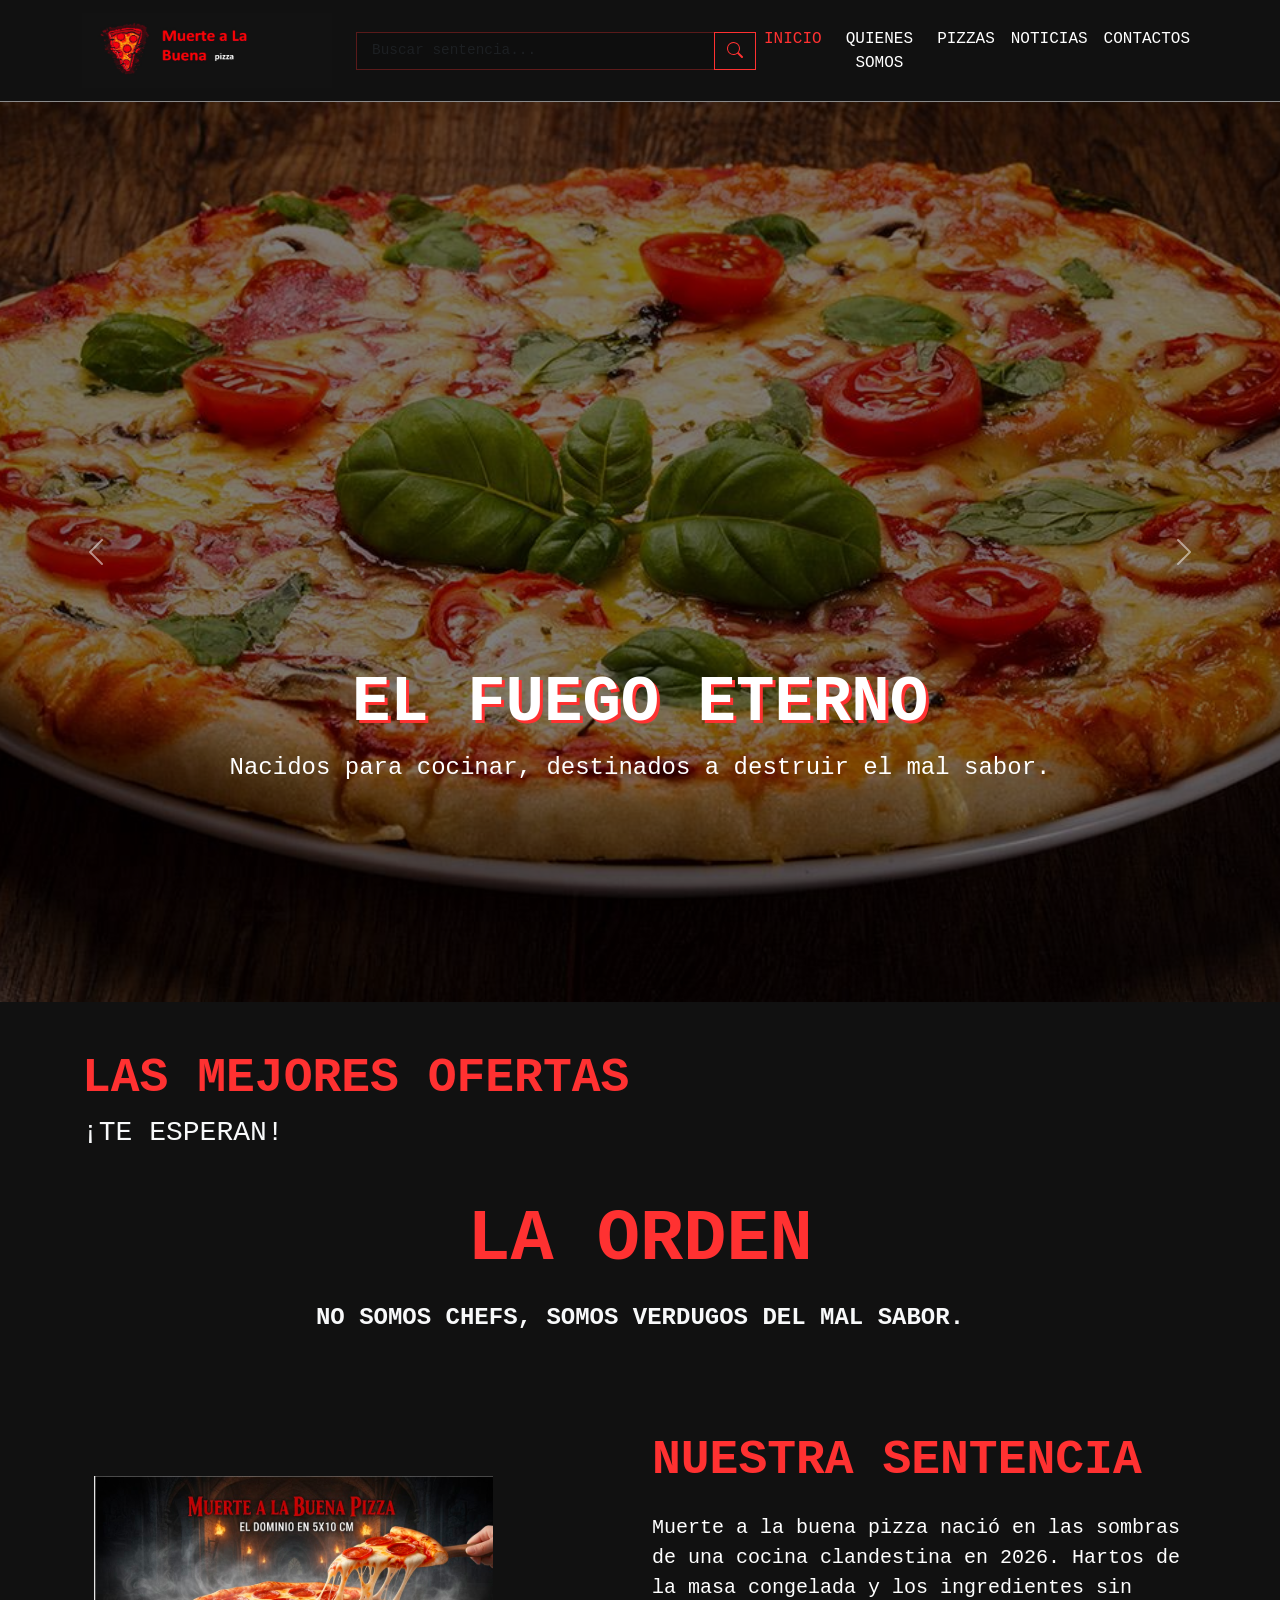
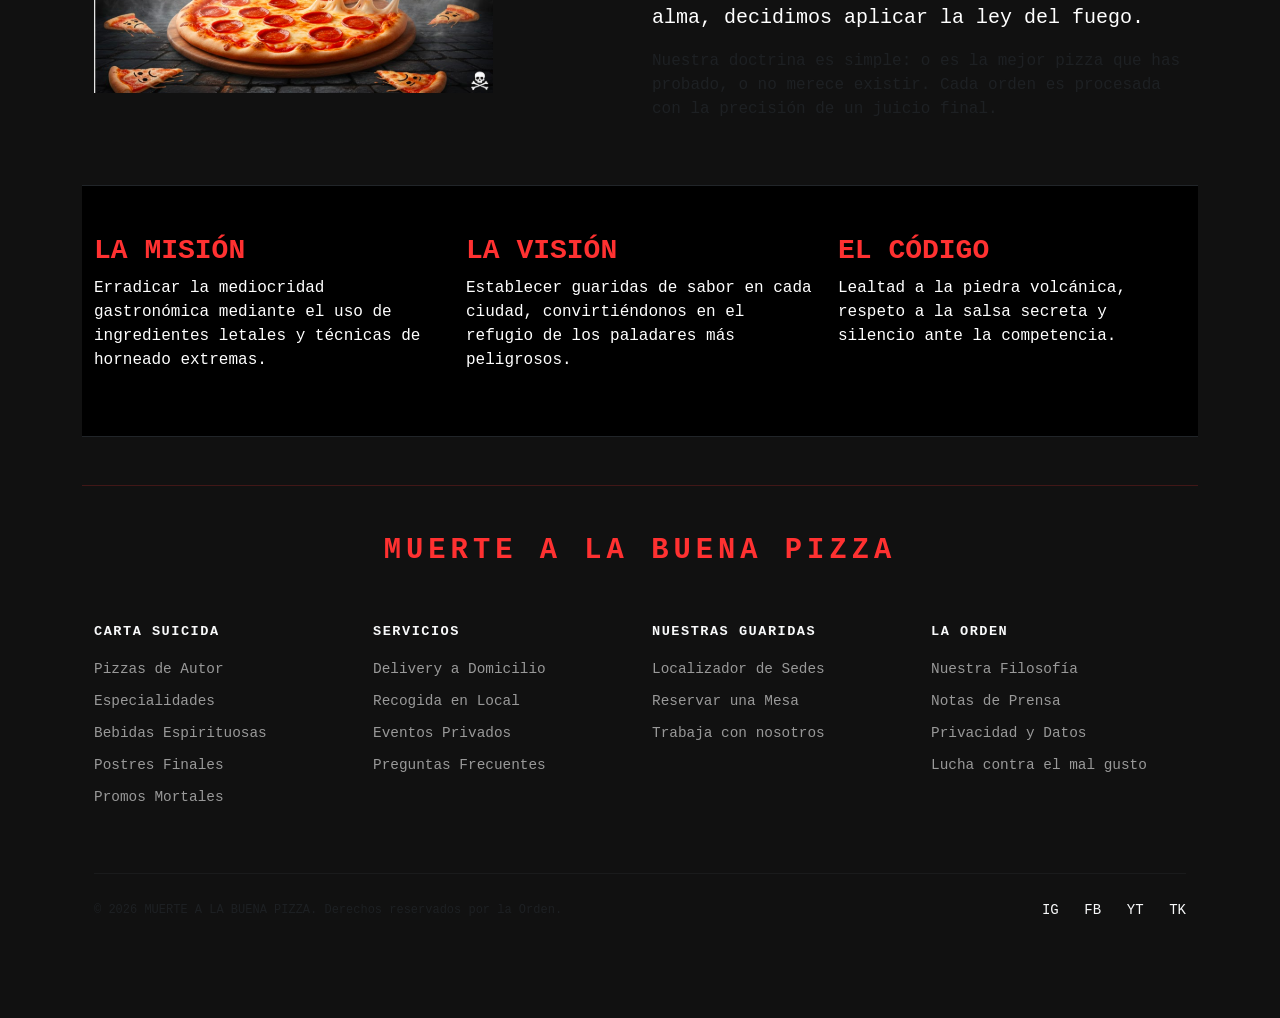
<file: quienessomos.html>
<!DOCTYPE html>
<html lang="es">
<head>
    <meta charset="UTF-8">
    <meta name="viewport" content="width=device-width, initial-scale=1.0">
    <title>Muerte a la buena pizza | Inicio</title>
    <link rel="stylesheet" href="css/bootstrap.min.css">
    <link rel="stylesheet" href="estilombp.css">
</head>
<body>

<nav class="navbar navbar-expand-lg navbar-dark bg-monotone sticky-top">
    <div class="container">
        <a class="navbar-brand d-flex align-items-center fw-bold text-red" href="inicio.html">
            <img src="imagenes/jajaaj.jpg" width="250" height="75" alt="Logo Pizza" class="logo-menu me-2">
        </a>

        <button class="navbar-toggler border-0" type="button" data-bs-toggle="collapse" data-bs-target="#navbarNav">
            <span class="navbar-toggler-icon"></span>
        </button>

        <div class="collapse navbar-collapse" id="navbarNav">
            <form class="d-flex mx-auto my-3 my-lg-0 search-container">
                <input class="form-control search-input" type="search" placeholder="Buscar sentencia..." aria-label="Search">
                <button class="btn btn-outline-red" type="submit">
                    <svg xmlns="http://www.w3.org/2000/svg" width="16" height="16" fill="currentColor" class="bi bi-search" viewBox="0 0 16 16">
                        <path d="M11.742 10.344a6.5 6.5 0 1 0-1.397 1.398h-.001c.03.04.062.078.098.115l3.85 3.85a1 1 0 0 0 1.415-1.414l-3.85-3.85a1.007 1.007 0 0 0-.115-.1zM12 6.5a5.5 5.5 0 1 1-11 0 5.5 5.5 0 0 1 11 0z"/>
                    </svg>
                </button>
            </form>
            <ul class="navbar-nav ms-auto text-center">
                <li class="nav-item"><a class="nav-link active" href="inicio.html">INICIO</a></li>
                <li class="nav-item"><a class="nav-link" href="quienessomos.html">QUIENES SOMOS</a></li>
                <li class="nav-item"><a class="nav-link" href="pizzas.html">PIZZAS</a></li>
                <li class="nav-item"><a class="nav-link" href="noticias.html">NOTICIAS</a></li>
                <li class="nav-item"><a class="nav-link" href="contactos.html">CONTACTOS</a></li>
            </ul>
        </div>
    </div>
</nav>

<div id="carouselInicio" class="carousel slide carousel-fade" data-bs-ride="carousel">
    <div class="carousel-inner">
        <div class="carousel-item active">
            <div class="carousel-overlay"></div>
            <img src="imagenes/margarita.jpg" alt="Pizza 1">
            <div class="carousel-caption">
                <h2 class="fw-bold">EL FUEGO ETERNO</h2>
                <p class="fs-4">Nacidos para cocinar, destinados a destruir el mal sabor.</p>
            </div>
        </div>
        <div class="carousel-item">
            <div class="carousel-overlay"></div>
            <img src="imagenes/queso.webp" alt="Pizza 2">
            <div class="carousel-caption">
                <h2 class="fw-bold">LA LEY DEL QUESO</h2>
                <p class="fs-4">Ingredientes criminalmente frescos.</p>
            </div>
        </div>
    </div>
    <button class="carousel-control-prev" type="button" data-bs-target="#carouselInicio" data-bs-slide="prev">
        <span class="carousel-control-prev-icon"></span>
    </button>
    <button class="carousel-control-next" type="button" data-bs-target="#carouselInicio" data-bs-slide="next">
        <span class="carousel-control-next-icon"></span>
    </button>
</div>

    <section class="catalogo-mbp py-5">
    <div class="container">
        <div class="pi-titulo mb-5">
            <h2 class="text-red display-5 fw-bold">LAS MEJORES OFERTAS</h2>
            <h3 class="text-light">¡TE ESPERAN!</h3>
        </div>


<main>
    <section class="hero-quienes text-center">
        <div class="container">
            <h1 class="display-2 text-red fw-bold mb-3">LA ORDEN</h1>
            <p class="fs-4 text-light text-uppercase fw-bold">No somos chefs, somos verdugos del mal sabor.</p>
        </div>
    </section>

    <section class="py-5 mt-5">
        <div class="container">
            <div class="row align-items-center">
                <div class="col-md-6 mb-5 mb-md-0">
                    <img src="imagenes/promo3.png" class="img-fluid img-criminal" alt="La Orden en acción">
                </div>
                <div class="col-md-6">
                    <h2 class="text-red display-5 fw-bold mb-4">NUESTRA SENTENCIA</h2>
                    <p class="fs-5">
                        Muerte a la buena pizza nació en las sombras de una cocina clandestina en 2026. Hartos de la masa congelada y los ingredientes sin alma, decidimos aplicar la ley del fuego.
                    </p>
                    <p class="text-muted">
                        Nuestra doctrina es simple: o es la mejor pizza que has probado, o no merece existir. Cada orden es procesada con la precisión de un juicio final.
                    </p>
                </div>
            </div>
        </div>
    </section>

    <section class="py-5 bg-black border-top border-bottom border-dark">
        <div class="container">
            <div class="row g-4">
                <div class="col-md-4">
                    <div class="card-honor">
                        <h3 class="text-red fw-bold">LA MISIÓN</h3>
                        <p>Erradicar la mediocridad gastronómica mediante el uso de ingredientes letales y técnicas de horneado extremas.</p>
                    </div>
                </div>
                <div class="col-md-4">
                    <div class="card-honor">
                        <h3 class="text-red fw-bold">LA VISIÓN</h3>
                        <p>Establecer guaridas de sabor en cada ciudad, convirtiéndonos en el refugio de los paladares más peligrosos.</p>
                    </div>
                </div>
                <div class="col-md-4">
                    <div class="card-honor">
                        <h3 class="text-red fw-bold">EL CÓDIGO</h3>
                        <p>Lealtad a la piedra volcánica, respeto a la salsa secreta y silencio ante la competencia.</p>
                    </div>
                </div>
            </div>
        </div>
    </section>
</main>

<footer class="footer-mbp py-5 mt-5">
    <div class="container">
        <div class="row mb-5">
            <div class="col-12 text-center">
                <h2 class="footer-logo text-red">MUERTE A LA BUENA PIZZA</h2>
            </div>
        </div>

        <div class="row text-start">
            <div class="col-md-3 col-6 mb-4">
                <h6 class="text-uppercase fw-bold text-light mb-3">Carta Suicida</h6>
                <ul class="list-unstyled footer-links">
                    <li><a href="#">Pizzas de Autor</a></li>
                    <li><a href="#">Especialidades</a></li>
                    <li><a href="#">Bebidas Espirituosas</a></li>
                    <li><a href="#">Postres Finales</a></li>
                    <li><a href="#">Promos Mortales</a></li>
                </ul>
            </div>
            <div class="col-md-3 col-6 mb-4">
                <h6 class="text-uppercase fw-bold text-light mb-3">Servicios</h6>
                <ul class="list-unstyled footer-links">
                    <li><a href="#">Delivery a Domicilio</a></li>
                    <li><a href="#">Recogida en Local</a></li>
                    <li><a href="#">Eventos Privados</a></li>
                    <li><a href="#">Preguntas Frecuentes</a></li>
                </ul>
            </div>
            <div class="col-md-3 col-6 mb-4">
                <h6 class="text-uppercase fw-bold text-light mb-3">Nuestras Guaridas</h6>
                <ul class="list-unstyled footer-links">
                    <li><a href="#">Localizador de Sedes</a></li>
                    <li><a href="#">Reservar una Mesa</a></li>
                    <li><a href="#">Trabaja con nosotros</a></li>
                </ul>
            </div>
            <div class="col-md-3 col-6 mb-4">
                <h6 class="text-uppercase fw-bold text-light mb-3">La Orden</h6>
                <ul class="list-unstyled footer-links">
                    <li><a href="#">Nuestra Filosofía</a></li>
                    <li><a href="#">Notas de Prensa</a></li>
                    <li><a href="#">Privacidad y Datos</a></li>
                    <li><a href="#">Lucha contra el mal gusto</a></li>
                </ul>
            </div>
        </div>

        <hr class="border-secondary my-4">

        <div class="row align-items-center">
            <div class="col-md-6 text-center text-md-start">
                <p class="small text-muted m-0">&copy; 2026 MUERTE A LA BUENA PIZZA. Derechos reservados por la Orden.</p>
            </div>
            <div class="col-md-6 text-center text-md-end mt-3 mt-md-0">
                <a href="#" class="text-light me-3 text-decoration-none small">IG</a>
                <a href="#" class="text-light me-3 text-decoration-none small">FB</a>
                <a href="#" class="text-light me-3 text-decoration-none small">YT</a>
                <a href="#" class="text-light text-decoration-none small">TK</a>
            </div>
        </div>
    </div>
</footer>

<script src="js/bootstrap.bundle.min.js"></script>
</body>
</html>
</file>
<file: estilombp.css>
/* --- Configuración General del Tono Unificado (Sin cambios) --- */
:root {
    --bg-monotone: #111111; /* Plomo oscuro medio claro UNIFICADO */
    --text-main: #ffffff;
    --pizza-red: #ff3131;
}

body {
    background-color: var(--bg-monotone);
    font-family: 'Courier New', Courier, monospace;
    color: var(--text-main);
}

.bg-monotone {
    background-color: var(--bg-monotone) !important;
}

/* --- Navbar (Sin cambios) --- */
.navbar {
    border-bottom: 1px solid rgba(255, 255, 255, 0.514);
    padding-top: 0.5rem;
    padding-bottom: 0.5rem;
}

/* --- ELIMINADOS LOS ESTILOS DE .logo-menu --- */
/* La imagen ahora se muestra en su tamaño y aspecto nativo */

/* --- CARRUSEL FULL SCREEN --- */
.carousel-item {
    height: 100vh; /* Ocupa el 100% del alto de la pantalla */
    min-height: 500px;
    background: no-repeat center center scroll;
    background-size: cover;
}

.carousel-item img {
    width: 100%;
    height: 100vh;
    object-fit: cover; /* Recorta la imagen para llenar el espacio sin deformar */
}

/* Capa oscura sobre las imágenes para que el texto resalte */
.carousel-overlay {
    position: absolute;
    top: 0;
    left: 0;
    width: 100%;
    height: 100%;
    background: rgba(0, 0, 0, 0.5); 
}

.carousel-caption {
    bottom: 20%;
    z-index: 10;
}

.carousel-caption h2 {
    font-size: 4rem;
    text-shadow: 3px 3px 0px var(--pizza-red);
}

.text-red {
    color: var(--pizza-red) !important;
}

.nav-link {
    color: var(--text-main) !important;
    text-transform: uppercase;
}

.nav-link:hover, .nav-link.active {
    color: var(--pizza-red) !important;
}

.navbar-toggler {
    border-color: var(--pizza-red);
}
.navbar-toggler-icon {
    background-image: url("data:image/svg+xml,%3csvg xmlns='http://www.w3.org/2000/svg' viewBox='0 0 30 30'%3e%3cpath stroke='rgba%28255, 49, 49, 1%29' stroke-linecap='round' stroke-miterlimit='10' stroke-width='2' d='M4 7h22M4 15h22M4 23h22'/%3e%3c/svg%3e");
}

/* --- Estilo del Buscador Central (Sin cambios) --- */
.search-container {
    max-width: 400px;
    width: 100%;
    position: relative;
}

.search-input {
    background-color: rgba(0, 0, 0, 0.2) !important;
    border: 1px solid rgba(255, 49, 49, 0.3) !important;
    border-radius: 0; 
    color: white !important;
    font-size: 0.9rem;
    padding-left: 15px;
    transition: 0.4s;
}

.search-input:focus {
    border-color: var(--pizza-red) !important;
    box-shadow: 0 0 10px rgba(255, 49, 49, 0.2);
    background-color: rgba(0, 0, 0, 0.4) !important;
}

.btn-outline-red {
    border: 1px solid var(--pizza-red);
    color: var(--pizza-red);
    border-radius: 0;
    margin-left: -1px; 
    transition: 0.3s;
}

.btn-outline-red:hover {
    background-color: var(--pizza-red);
    color: white;
}

/* --- Contenedor del GIF Full Width (Sin cambios) --- */
.gif-banner-container {
    width: 100%;
    position: relative;
    overflow: hidden;
    line-height: 0;
}

.gif-full-width {
    width: 100%;
    height: auto;
    max-height: 50vh;
    object-fit: cover;
}

.svg-wave-container {
    position: absolute;
    bottom: 0;
    left: 0;
    width: 100%;
    height: 100px;
    overflow: hidden;
}

/* --- ADAPTACIÓN CATÁLOGO PRODUCTOS --- */
.catalogo-mbp {
    background-color: var(--bg-monotone);
}

.producto-item {
    min-width: 280px;
    max-width: 280px;
    background-color: #2a2a2a; /* Un tono un poco más claro que el fondo para que resalte */
    border: 1px solid rgba(255, 49, 49, 0.2);
    border-radius: 0;
    overflow: hidden;
    flex-shrink: 0; /* Evita que se aplasten */
}

.producto-item-imagen img {
    width: 100%;
    height: 200px;
    object-fit: cover;
}

.producto-item-descuento {
    position: absolute;
    background-color: var(--pizza-red);
    color: white;
    padding: 5px 10px;
    font-weight: bold;
    z-index: 10;
}

.btn-red-mbp {
    background-color: var(--pizza-red);
    color: white;
    border-radius: 0;
    font-weight: bold;
    transition: 0.3s;
}

.btn-red-mbp:hover {
    background-color: #b30000;
    color: white;
}

/* Tarjeta Extra (Ver Más) */
.phpi-extra-productos {
    min-width: 280px;
    background: linear-gradient(rgba(0,0,0,0.7), rgba(0,0,0,0.7)), 
                url('https://pizzahut.com.bo/cdn/shop/files/imagen-auxiliar-uso1.jpg?v=1762435289&width=1600');
    background-size: cover;
    background-position: center;
    border: 2px solid var(--pizza-red);
    transition: 0.3s;
}

.phpi-extra-productos:hover {
    transform: scale(1.02);
}

/* Scrollbar personalizado para que no se vea feo */
.phpi-control-desktop::-webkit-scrollbar {
    height: 8px;
}
.phpi-control-desktop::-webkit-scrollbar-thumb {
    background: var(--pizza-red);
    border-radius: 10px;
}
.phpi-control-desktop::-webkit-scrollbar-track {
    background: #1a1a1a;
}

/* --- Sección Filosofía (Sin cambios) --- */
.shadow-custom {
    box-shadow: 8px 8px 0px var(--pizza-red);
}

/* --- Estilo Footer Premium (Sin cambios) --- */
.footer-mbp {
    background-color: var(--bg-monotone);
    border-top: 1px solid rgba(255, 49, 49, 0.2);
}

.footer-logo {
    letter-spacing: 5px;
    font-size: 1.8rem;
    font-weight: 900;
}

.footer-mbp h6 {
    font-size: 0.85rem;
    letter-spacing: 1.5px;
}

.footer-links li {
    margin-bottom: 8px;
}

.footer-links a {
    color: #999;
    text-decoration: none;
    font-size: 0.9rem;
    transition: 0.3s;
}

.footer-links a:hover {
    color: var(--pizza-red);
    padding-left: 5px;
}

hr.border-secondary {
    opacity: 0.1;
}

.footer-mbp .text-muted {
    font-size: 0.75rem;
}
</file>
